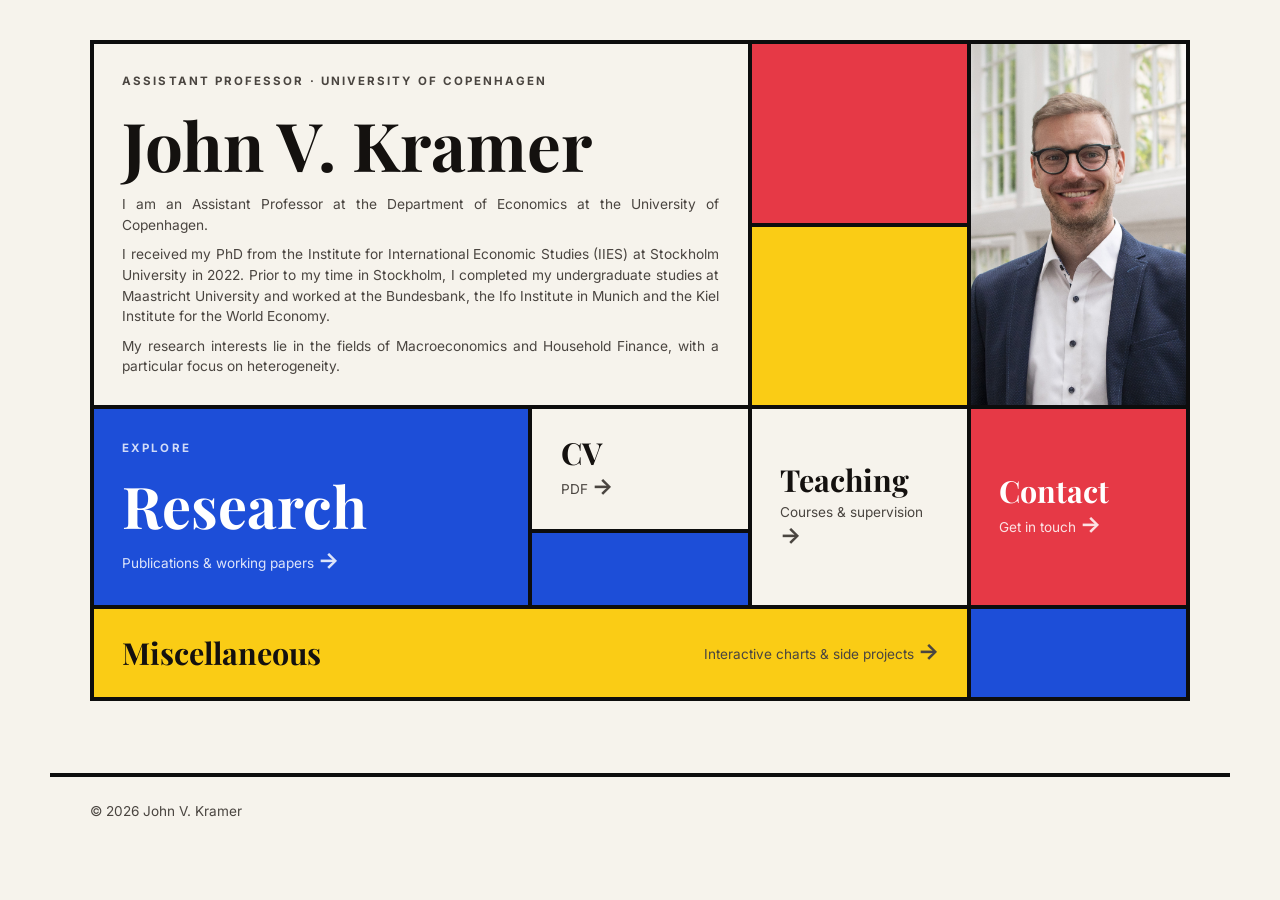
<file: index.html>
<!DOCTYPE html>
<html lang="en">
<head>
  <meta charset="utf-8">
  <meta name="viewport" content="width=device-width, initial-scale=1">
  <title>John V. Kramer — Economist, University of Copenhagen</title>
  <meta name="description" content="John V. Kramer is an Assistant Professor at the Department of Economics, University of Copenhagen, working on macroeconomics and heterogeneous agent models.">
  <link rel="canonical" href="https://jvkramer.github.io/">
  <meta property="og:type" content="website">
  <meta property="og:title" content="John V. Kramer — Economist, University of Copenhagen">
  <meta property="og:description" content="John V. Kramer is an Assistant Professor at the Department of Economics, University of Copenhagen, working on macroeconomics and heterogeneous agent models.">
  <meta property="og:url" content="https://jvkramer.github.io/">
  <meta property="og:image" content="https://jvkramer.github.io/assets/FrejaWille_JKramer_04.jpg">
  <meta name="twitter:card" content="summary_large_image">
  <script type="application/ld+json">
  {
    "@context": "https://schema.org",
    "@type": "Person",
    "name": "John V. Kramer",
    "url": "https://jvkramer.github.io/",
    "image": "https://jvkramer.github.io/assets/FrejaWille_JKramer_04.jpg",
    "jobTitle": "Assistant Professor",
    "affiliation": {
      "@type": "Organization",
      "name": "Department of Economics, University of Copenhagen",
      "url": "https://www.economics.ku.dk/"
    },
    "alumniOf": {
      "@type": "Organization",
      "name": "Institute for International Economic Studies (IIES), Stockholm University"
    },
    "knowsAbout": ["Macroeconomics", "Household Finance", "Heterogeneous Agent Models"],
    "sameAs": [
      "https://researchprofiles.ku.dk/en/persons/john-vincent-kramer/",
      "https://scholar.google.com/citations?user=AmUucpMAAAAJ"
    ]
  }
  </script>
  <link rel="preconnect" href="https://fonts.googleapis.com">
  <link rel="preconnect" href="https://fonts.gstatic.com" crossorigin>
  <link rel="stylesheet" href="https://fonts.googleapis.com/css2?family=Inter:wght@400;500;600;700;800&family=Playfair+Display:wght@500;600;700&display=swap">
  <link rel="stylesheet" href="assets/mondrian.css">
</head>
<body>
  <main class="home">
    <div class="home-grid">

      <header class="tile tile--name">
        <p class="eyebrow">Assistant Professor · University of Copenhagen</p>
        <h1>John V. Kramer</h1>
        <div class="bio">
          <p>I am an Assistant Professor at the Department of Economics at the University of Copenhagen.</p>
          <p>I received my PhD from the Institute for International Economic Studies (IIES) at Stockholm University in 2022. Prior to my time in Stockholm, I completed my undergraduate studies at Maastricht University and worked at the Bundesbank, the Ifo Institute in Munich and the Kiel Institute for the World Economy.</p>
          <p>My research interests lie in the fields of Macroeconomics and Household Finance, with a particular focus on heterogeneity.</p>
        </div>
      </header>

      <div class="tile tile--red" aria-hidden="true"></div>
      <div class="tile tile--yellow" aria-hidden="true"></div>

      <div class="tile tile--photo">
        <img src="assets/FrejaWille_JKramer_04.jpg" alt="John V. Kramer" width="2108" height="2395">
      </div>

      <a class="tile nav-tile tile--research" href="research.html">
        <p class="eyebrow">Explore</p>
        <span class="nav-label">Research</span>
        <span class="nav-sub">Publications &amp; working papers <span class="arrow" aria-hidden="true">&rarr;</span></span>
      </a>

      <a class="tile nav-tile tile--cv" href="CV_Kramer.pdf" target="_blank" rel="noopener" data-goatcounter-click="cv-download" data-goatcounter-title="CV download (home)">
        <span class="nav-label">CV</span>
        <span class="nav-sub">PDF <span class="arrow" aria-hidden="true">&rarr;</span></span>
      </a>

      <div class="tile tile--blue" aria-hidden="true"></div>

      <a class="tile nav-tile tile--teaching" href="teaching.html">
        <span class="nav-label">Teaching</span>
        <span class="nav-sub">Courses &amp; supervision <span class="arrow" aria-hidden="true">&rarr;</span></span>
      </a>

      <a class="tile nav-tile tile--contact" href="contact.html">
        <span class="nav-label">Contact</span>
        <span class="nav-sub">Get in touch <span class="arrow" aria-hidden="true">&rarr;</span></span>
      </a>

      <a class="tile nav-tile tile--misc" href="misc.html">
        <span class="nav-label">Miscellaneous</span>
        <span class="nav-sub">Interactive charts &amp; side projects <span class="arrow" aria-hidden="true">&rarr;</span></span>
      </a>

      <div class="tile tile--extra" aria-hidden="true"></div>

    </div>
  </main>

  <footer class="site-footer">
    <span>&copy; <span id="yr"></span> John V. Kramer</span>
  </footer>
  <script>document.getElementById('yr').textContent = new Date().getFullYear();</script>
  <!-- GoatCounter: privacy-friendly, cookieless analytics -->
  <script data-goatcounter="https://jvkramer.goatcounter.com/count" async src="//gc.zgo.at/count.js"></script>
</body>
</html>
</file>
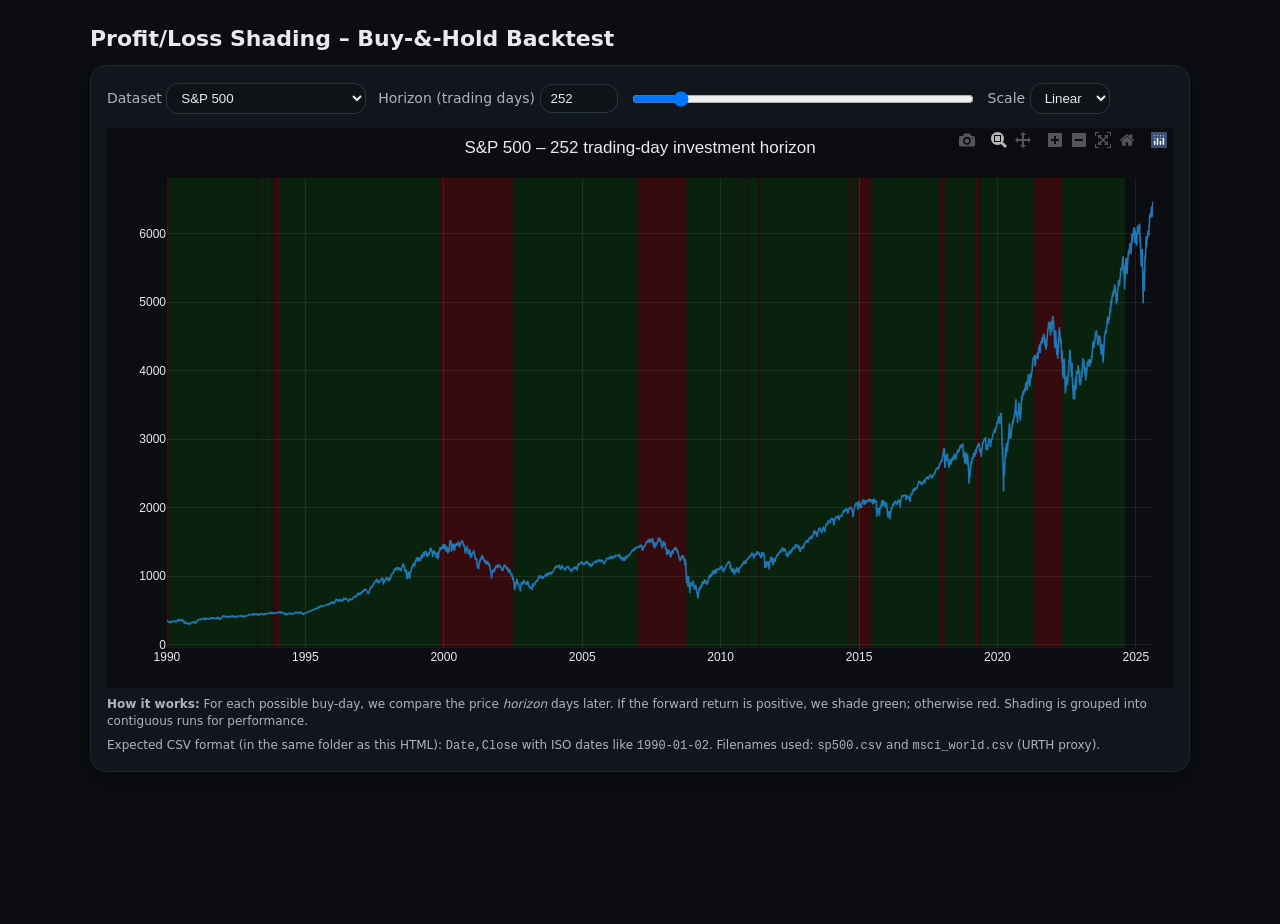
<file: buyandhold.html>
<!doctype html>
<html lang="en">
<head>
  <meta charset="utf-8" />
  <meta name="viewport" content="width=device-width, initial-scale=1" />
  <title>Profit/Loss Shading – S&P 500 & MSCI World</title>
  <!-- Plotly.js via CDN (pure client-side plotting) -->
  <script src="https://cdn.plot.ly/plotly-2.32.0.min.js"></script>
  <style>
    :root { --bg:#0b0d10; --fg:#e8eaed; --muted:#aeb4be; --accent:#6aa9ff; }
    html, body { height:100%; margin:0; background:var(--bg); color:var(--fg); font:16px/1.4 system-ui, -apple-system, Segoe UI, Roboto, Ubuntu, sans-serif; }
    .wrap { max-width: 1100px; margin: 24px auto; padding: 0 16px; }
    h1 { font-size: 22px; margin: 0 0 10px; }
    .panel { background:#11161c; border:1px solid #1e2732; border-radius:16px; padding:16px; box-shadow: 0 10px 30px rgba(0,0,0,.25); }
    .controls { display:flex; flex-wrap:wrap; gap:12px; align-items:center; margin-bottom:12px; }
    .controls label { font-size:14px; color:var(--muted); }
    select, input[type="number"], input[type="range"] { background:#0e1318; color:var(--fg); border:1px solid #2a3542; border-radius:12px; padding:6px 10px; }
    input[type="range"] { width: 320px; }
    #chart { width: 100%; height: 560px; }
    .small { font-size:12px; color:var(--muted); margin-top:8px; }
    a { color: var(--accent); }
  </style>
</head>
<body>
  <div class="wrap">
    <h1>Profit/Loss Shading – Buy-&-Hold Backtest</h1>
    <div class="panel">
      <div class="controls">
        <label>
          Dataset
          <select id="dataset">
            <option value="sp500">S&P 500</option>
            <option value="msci">MSCI World (URTH proxy)</option>
          </select>
        </label>
        <label>
          Horizon (trading days)
          <input id="horizonNumber" type="number" min="1" step="1" value="252" />
        </label>
        <input id="horizonSlider" type="range" min="1" max="252" step="1" value="252" />
        <label>
          Scale
          <select id="scale">
            <option value="linear">Linear</option>
            <option value="log">Log</option>
          </select>
        </label>
      </div>
      <div id="chart"></div>
      <div class="small">
        <strong>How it works:</strong> For each possible buy-day, we compare the price <em>horizon</em> days later. If the forward return is positive, we shade green; otherwise red. Shading is grouped into contiguous runs for performance.
      </div>
      <div class="small">Expected CSV format (in the same folder as this HTML): <code>Date,Close</code> with ISO dates like <code>1990-01-02</code>.
        Filenames used: <code>sp500.csv</code> and <code>msci_world.csv</code> (URTH proxy).
      </div>
    </div>
  </div>

  <script>
    // -------------------------------
    // Utilities
    // -------------------------------

    /** Parse a simple CSV with headers: Date,Close */
    function parseCSV(text) {
      const lines = text.trim().split(/\r?\n/);
      const header = lines.shift().split(',').map(h => h.trim().toLowerCase());
      const idxDate = header.indexOf('date');
      const idxClose = header.indexOf('close');
      if (idxDate === -1 || idxClose === -1) {
        throw new Error('CSV must have Date and Close columns.');
      }
      const out = [];
      for (const line of lines) {
        if (!line) continue;
        const parts = line.split(',');
        const d = new Date(parts[idxDate]);
        const y = Number(parts[idxClose]);
        if (!Number.isFinite(y) || isNaN(d.getTime())) continue;
        out.push({ x: d, y });
      }
      // Ensure ascending date order
      out.sort((a, b) => a.x - b.x);
      return out;
    }

    /** Build green/red segments for a given horizon. */
    function buildSegments(series, horizon) {
      const n = series.length;
      const lastValid = n - horizon - 1; // last index where we can look ahead horizon days
      if (lastValid < 0) return [];
      const xs = series.map(p => p.x);
      const vals = new Array(lastValid + 1);
      for (let i = 0; i <= lastValid; i++) {
        vals[i] = series[i + horizon].y > series[i].y; // true = profit, false = loss
      }
      const segs = [];
      let segStart = 0;
      for (let i = 1; i < vals.length; i++) {
        if (vals[i] !== vals[i - 1]) {
          segs.push({ start: xs[segStart], end: xs[i], profit: vals[i - 1] });
          segStart = i;
        }
      }
      // push final segment up to the last usable x (n - horizon)
      segs.push({ start: xs[segStart], end: xs[vals.length], profit: vals[vals.length - 1] });
      return segs;
    }

    /** Convert segments to Plotly rectangle shapes placed behind the line. */
    function segmentsToShapes(segments) {
      const shapes = [];
      for (const s of segments) {
        shapes.push({
          type: 'rect', xref: 'x', yref: 'paper',
          x0: s.start, x1: s.end, y0: 0, y1: 1,
          fillcolor: s.profit ? 'green' : 'red',
          opacity: 0.18, line: { width: 0 }, layer: 'below'
        });
      }
      return shapes;
    }

    // -------------------------------
    // Data loading (uses local CSV files)
    // -------------------------------
    const FILES = {
      sp500: 'sp500.csv',            // S&P 500 (^GSPC) CSV you export once
      msci:  'msci_world.csv'        // MSCI World via URTH proxy CSV you export once
    };

    const state = {
      series: {},      // { sp500: [...], msci: [...] }
      currentKey: 'sp500',
      horizon: 252,
      scale: 'linear'
    };

    async function loadSeries(key) {
      const url = FILES[key];
      const text = await fetch(url).then(r => {
        if (!r.ok) throw new Error('Failed to load ' + url + ' – are you serving this over HTTP?');
        return r.text();
      });
      return parseCSV(text);
    }

    async function init() {
      // Load both CSVs in parallel
      const [sp, msci] = await Promise.all([
        loadSeries('sp500'),
        loadSeries('msci')
      ]);
      state.series.sp500 = sp;
      state.series.msci = msci;

      // Initialize UI bounds based on default dataset
      const maxH = Math.max(2, Math.min(2520, state.series[state.currentKey].length - 2));
      horizonSlider.max = String(maxH);
      horizonNumber.max = String(maxH);

      draw();
    }

    function draw() {
      const dataArr = state.series[state.currentKey];
      const horizon = clamp(state.horizon, 1, Math.max(1, dataArr.length - 2));
      if (horizon !== state.horizon) {
        state.horizon = horizon;
        horizonSlider.value = String(horizon);
        horizonNumber.value = String(horizon);
      }

      const x = dataArr.map(p => p.x);
      const y = dataArr.map(p => p.y);

      const segments = buildSegments(dataArr, horizon);
      const shapes = segmentsToShapes(segments);

      const trace = {
        x, y,
        type: 'scatter', mode: 'lines',
        line: { width: 1.6 },
        name: state.currentKey === 'sp500' ? 'S&P 500' : 'MSCI World (URTH)'
      };

      const layout = {
        paper_bgcolor: '#0b0d10', plot_bgcolor: '#0b0d10',
        margin: { l: 60, r: 20, t: 50, b: 40 },
        xaxis: { gridcolor: 'rgba(255,255,255,0.08)', zeroline: false },
        yaxis: { gridcolor: 'rgba(255,255,255,0.08)', zeroline: false, type: state.scale },
        font: { color: '#e8eaed' },
        shapes,
        showlegend: false,
        title: (state.currentKey === 'sp500' ? 'S&P 500' : 'MSCI World (URTH)') +
               ` – ${horizon} trading-day investment horizon`
      };

      const config = { responsive: true, displayModeBar: true };
      Plotly.react('chart', [trace], layout, config);
    }

    function clamp(v, lo, hi) { return Math.max(lo, Math.min(hi, v)); }

    // -------------------------------
    // Wire up UI events
    // -------------------------------
    const datasetSel   = document.getElementById('dataset');
    const horizonSlider= document.getElementById('horizonSlider');
    const horizonNumber= document.getElementById('horizonNumber');
    const scaleSel     = document.getElementById('scale');

    datasetSel.addEventListener('change', () => {
      state.currentKey = datasetSel.value;
      const maxH = Math.max(2, Math.min(2520, state.series[state.currentKey].length - 2));
      horizonSlider.max = String(maxH);
      horizonNumber.max = String(maxH);
      // Clamp current horizon to new bounds
      state.horizon = clamp(state.horizon, 1, maxH);
      horizonSlider.value = String(state.horizon);
      horizonNumber.value = String(state.horizon);
      draw();
    });

    horizonSlider.addEventListener('input', () => {
      state.horizon = Number(horizonSlider.value);
      horizonNumber.value = horizonSlider.value;
      draw();
    });

    horizonNumber.addEventListener('input', () => {
      const v = Number(horizonNumber.value);
      if (Number.isFinite(v)) {
        state.horizon = v;
        horizonSlider.value = String(v);
        draw();
      }
    });

    scaleSel.addEventListener('change', () => {
      state.scale = scaleSel.value;
      draw();
    });

    // Kickoff
    init().catch(err => {
      document.getElementById('chart').innerHTML = '<div style="padding:16px;color:#f88">' +
        'Error: ' + err.message + '<br/>Tip: you must serve this folder over HTTP (for example, run <code>python -m http.server</code>),\n' +
        'and ensure <code>sp500.csv</code> and <code>msci_world.csv</code> are in the same folder as this HTML.' +
        '</div>';
      console.error(err);
    });
  </script>
</body>
</html>
</file>
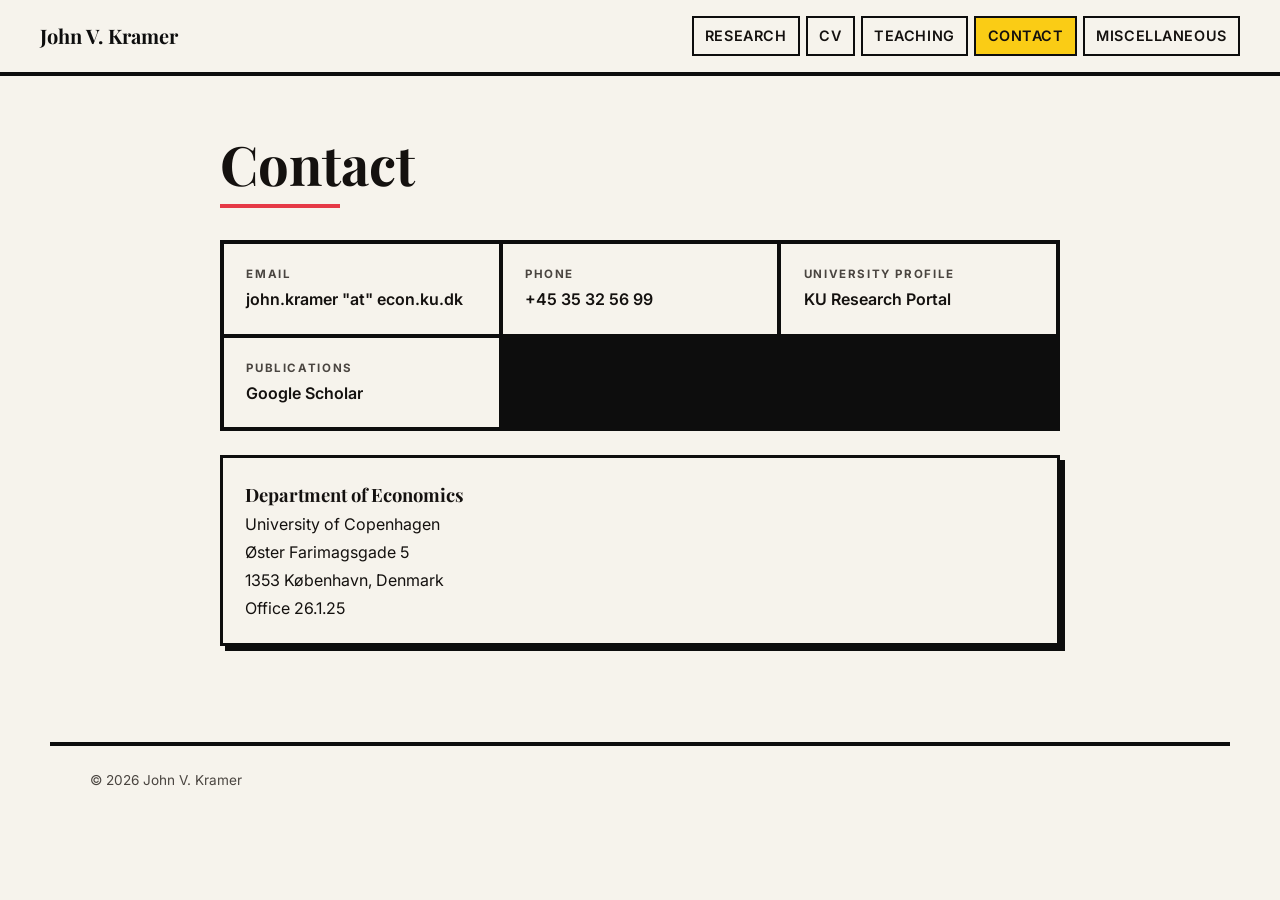
<file: contact.html>
<!DOCTYPE html>
<html lang="en">
<head>
  <meta charset="utf-8">
  <meta name="viewport" content="width=device-width, initial-scale=1">
  <title>Contact — John V. Kramer</title>
  <meta name="description" content="Contact details for John V. Kramer, Department of Economics, University of Copenhagen.">
  <link rel="canonical" href="https://jvkramer.github.io/contact.html">
  <link rel="preconnect" href="https://fonts.googleapis.com">
  <link rel="preconnect" href="https://fonts.gstatic.com" crossorigin>
  <link rel="stylesheet" href="https://fonts.googleapis.com/css2?family=Inter:wght@400;500;600;700;800&family=Playfair+Display:wght@500;600;700&display=swap">
  <link rel="stylesheet" href="assets/mondrian.css">
</head>
<body>
  <header class="site-header">
    <a class="site-brand" href="index.html">John V. Kramer</a>
    <nav class="site-nav">
      <a href="research.html">Research</a>
      <a href="CV_Kramer.pdf" target="_blank" rel="noopener" data-goatcounter-click="cv-download" data-goatcounter-title="CV download (nav)">CV</a>
      <a href="teaching.html">Teaching</a>
      <a href="contact.html" aria-current="page">Contact</a>
      <a href="misc.html">Miscellaneous</a>
    </nav>
  </header>

  <main class="page">
    <h1 class="page-title">Contact</h1>

    <div class="contact-grid">
      <div class="contact-card contact-card--static">
        <div class="label">Email</div>
        <div class="value">john.kramer "at" econ.ku.dk</div>
      </div>
      <div class="contact-card contact-card--static">
        <div class="label">Phone</div>
        <div class="value">+45 35 32 56 99</div>
      </div>
      <a class="contact-card" href="https://researchprofiles.ku.dk/en/persons/john-vincent-kramer/" target="_blank" rel="noopener" data-goatcounter-click="out-ku-profile" data-goatcounter-title="Outbound: KU profile">
        <div class="label">University profile</div>
        <div class="value">KU Research Portal</div>
      </a>
      <a class="contact-card" href="https://scholar.google.com/citations?user=AmUucpMAAAAJ" target="_blank" rel="noopener" data-goatcounter-click="out-scholar" data-goatcounter-title="Outbound: Google Scholar">
        <div class="label">Publications</div>
        <div class="value">Google Scholar</div>
      </a>
    </div>

    <div class="address-block">
      <p style="font-weight:700;font-family:var(--font-display);font-size:1.15rem;">Department of Economics</p>
      <p>University of Copenhagen</p>
      <p>&Oslash;ster Farimagsgade 5</p>
      <p>1353 K&oslash;benhavn, Denmark</p>
      <p>Office 26.1.25</p>
    </div>
  </main>

  <footer class="site-footer">
    <span>&copy; <span id="yr"></span> John V. Kramer</span>
  </footer>
  <script>document.getElementById('yr').textContent = new Date().getFullYear();</script>
  <!-- GoatCounter: privacy-friendly, cookieless analytics -->
  <script data-goatcounter="https://jvkramer.goatcounter.com/count" async src="//gc.zgo.at/count.js"></script>
</body>
</html>
</file>
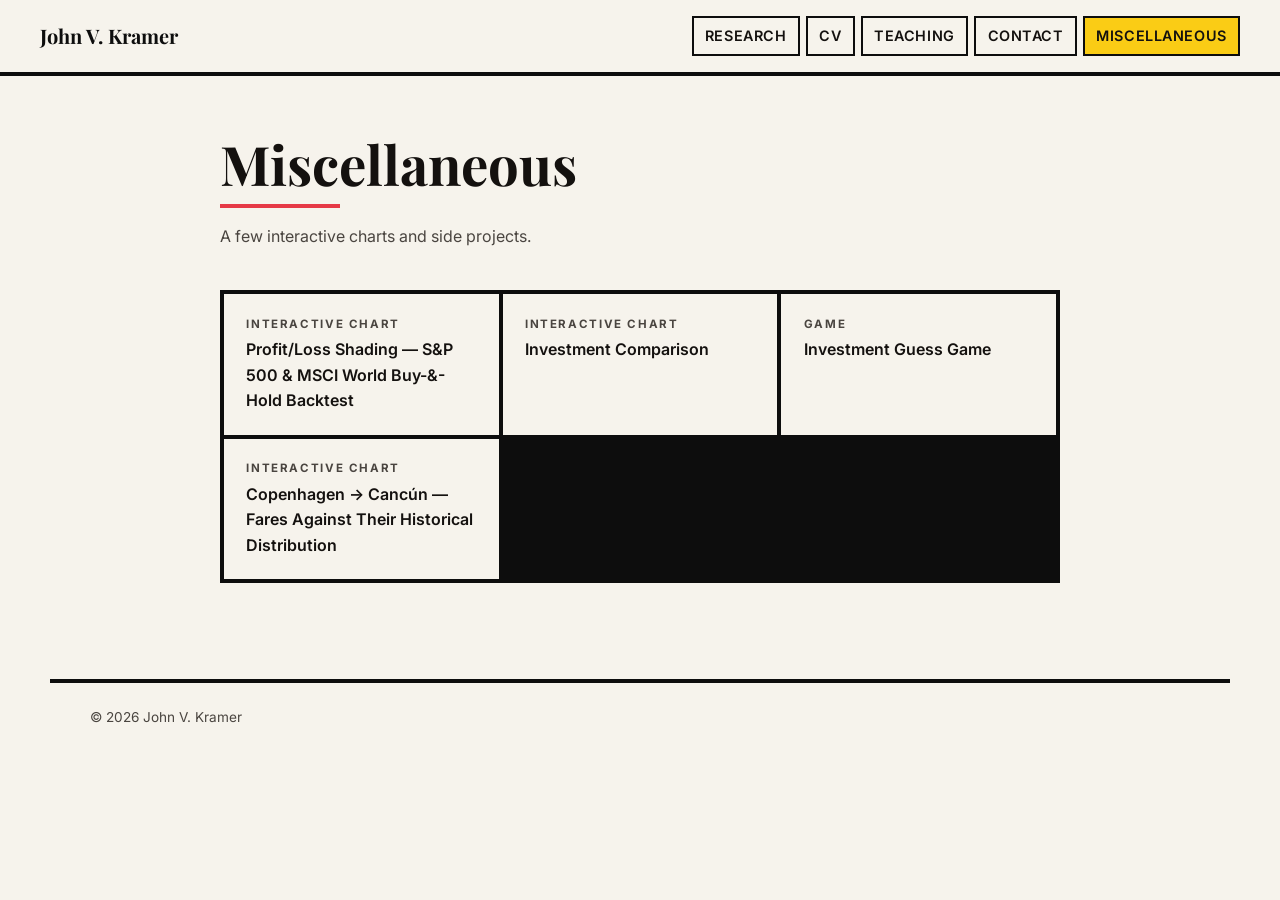
<file: misc.html>
<!DOCTYPE html>
<html lang="en">
<head>
  <meta charset="utf-8">
  <meta name="viewport" content="width=device-width, initial-scale=1">
  <title>Miscellaneous — John V. Kramer</title>
  <meta name="description" content="Interactive charts and side projects by John V. Kramer.">
  <link rel="canonical" href="https://jvkramer.github.io/misc.html">
  <link rel="preconnect" href="https://fonts.googleapis.com">
  <link rel="preconnect" href="https://fonts.gstatic.com" crossorigin>
  <link rel="stylesheet" href="https://fonts.googleapis.com/css2?family=Inter:wght@400;500;600;700;800&family=Playfair+Display:wght@500;600;700&display=swap">
  <link rel="stylesheet" href="assets/mondrian.css">
</head>
<body>
  <header class="site-header">
    <a class="site-brand" href="index.html">John V. Kramer</a>
    <nav class="site-nav">
      <a href="research.html">Research</a>
      <a href="CV_Kramer.pdf" target="_blank" rel="noopener" data-goatcounter-click="cv-download" data-goatcounter-title="CV download (nav)">CV</a>
      <a href="teaching.html">Teaching</a>
      <a href="contact.html">Contact</a>
      <a href="misc.html" aria-current="page">Miscellaneous</a>
    </nav>
  </header>

  <main class="page">
    <h1 class="page-title">Miscellaneous</h1>

    <p style="max-width:60ch;color:var(--text-soft);margin-top:-1rem;margin-bottom:2.5rem;">
      A few interactive charts and side projects.
    </p>

    <div class="contact-grid">
      <a class="contact-card" href="buyandhold.html" data-goatcounter-click="tool-buyandhold" data-goatcounter-title="Tool: Buy-and-Hold backtest">
        <div class="label">Interactive chart</div>
        <div class="value">Profit/Loss Shading &mdash; S&amp;P 500 &amp; MSCI World Buy-&amp;-Hold Backtest</div>
      </a>
      <a class="contact-card" href="savings_comparison.html" data-goatcounter-click="tool-savings-comparison" data-goatcounter-title="Tool: Investment Comparison">
        <div class="label">Interactive chart</div>
        <div class="value">Investment Comparison</div>
      </a>
      <a class="contact-card" href="returnguess.html" data-goatcounter-click="tool-investment-guess" data-goatcounter-title="Tool: Investment Guess Game">
        <div class="label">Game</div>
        <div class="value">Investment Guess Game</div>
      </a>
      <a class="contact-card" href="cancun.html" data-goatcounter-click="tool-cancun-fares" data-goatcounter-title="Tool: CPH-CUN fare tracker">
        <div class="label">Interactive chart</div>
        <div class="value">Copenhagen &rarr; Canc&uacute;n &mdash; Fares Against Their Historical Distribution</div>
      </a>
    </div>
  </main>

  <footer class="site-footer">
    <span>&copy; <span id="yr"></span> John V. Kramer</span>
  </footer>
  <script>document.getElementById('yr').textContent = new Date().getFullYear();</script>
  <!-- GoatCounter: privacy-friendly, cookieless analytics -->
  <script data-goatcounter="https://jvkramer.goatcounter.com/count" async src="//gc.zgo.at/count.js"></script>
</body>
</html>
</file>
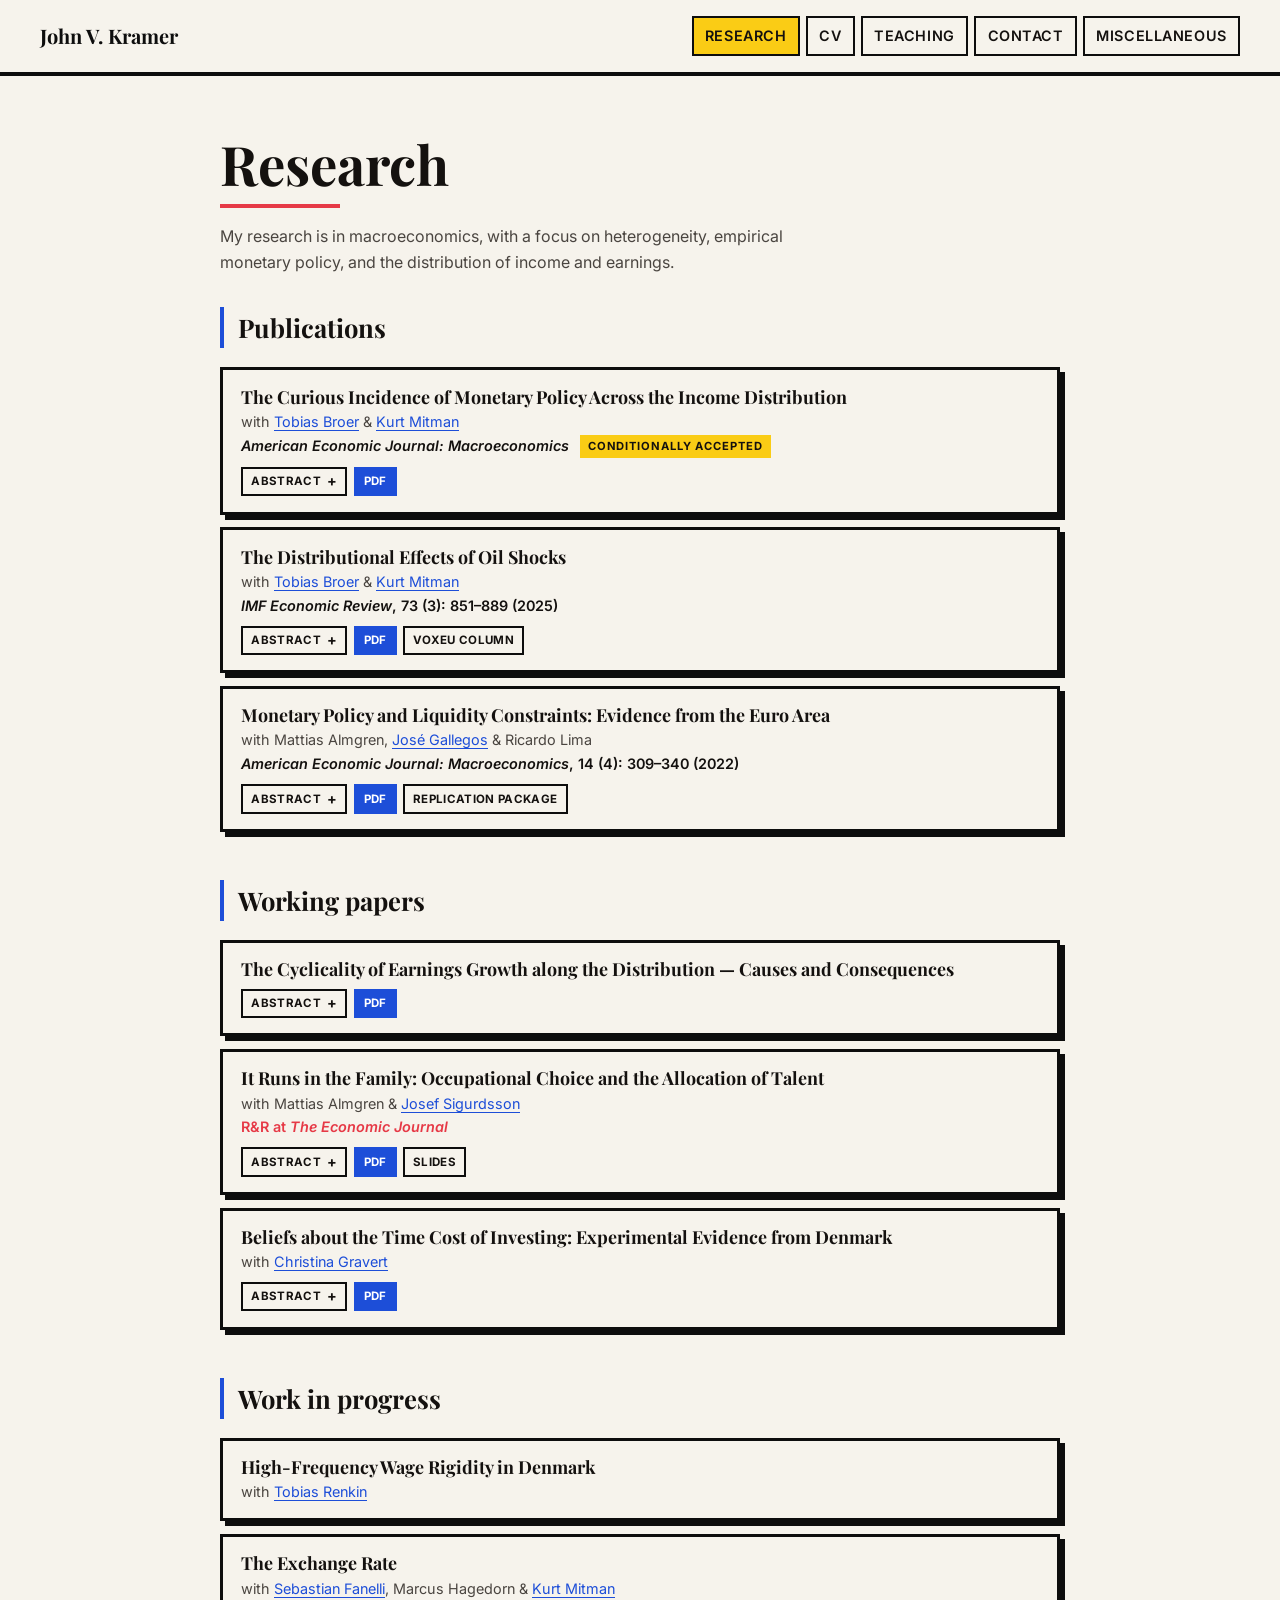
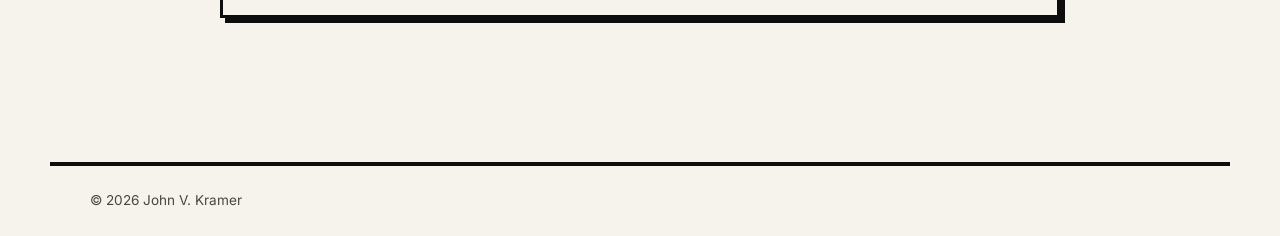
<file: research.html>
<!DOCTYPE html>
<html lang="en">
<head>
  <meta charset="utf-8">
  <meta name="viewport" content="width=device-width, initial-scale=1">
  <title>Research — John V. Kramer</title>
  <meta name="description" content="Publications and working papers by John V. Kramer, macroeconomist at the University of Copenhagen.">
  <link rel="canonical" href="https://jvkramer.github.io/research.html">
  <link rel="preconnect" href="https://fonts.googleapis.com">
  <link rel="preconnect" href="https://fonts.gstatic.com" crossorigin>
  <link rel="stylesheet" href="https://fonts.googleapis.com/css2?family=Inter:wght@400;500;600;700;800&family=Playfair+Display:wght@500;600;700&display=swap">
  <link rel="stylesheet" href="assets/mondrian.css">
</head>
<body>
  <header class="site-header">
    <a class="site-brand" href="index.html">John V. Kramer</a>
    <nav class="site-nav">
      <a href="research.html" aria-current="page">Research</a>
      <a href="CV_Kramer.pdf" target="_blank" rel="noopener" data-goatcounter-click="cv-download" data-goatcounter-title="CV download (nav)">CV</a>
      <a href="teaching.html">Teaching</a>
      <a href="contact.html">Contact</a>
      <a href="misc.html">Miscellaneous</a>
    </nav>
  </header>

  <main class="page">
    <h1 class="page-title">Research</h1>

    <p style="max-width:60ch;color:var(--text-soft);margin-top:-1rem;margin-bottom:2rem;">
      My research is in macroeconomics, with a focus on heterogeneity, empirical monetary policy,
      and the distribution of income and earnings.
    </p>

    <section class="section">
      <h2>Publications</h2>

      <article class="paper">
        <h3>The Curious Incidence of Monetary Policy Across the Income Distribution</h3>
        <p class="authors">with <a href="https://www.tobiasbroer.eu/" target="_blank" rel="noopener">Tobias Broer</a> &amp; <a href="http://www.kurtmitman.com" target="_blank" rel="noopener">Kurt Mitman</a></p>
        <p class="venue"><em>American Economic Journal: Macroeconomics</em> <span class="tag">Conditionally accepted</span></p>
        <div class="paper-links">
          <details class="abstract-toggle">
            <summary>Abstract</summary>
            <div class="abstract"><p>We use high-frequency administrative data from Germany to study the effects of monetary policy on income and employment across the earnings distribution. Earnings growth at the bottom of the distribution is substantially more elastic to policy shocks. This unequal incidence is driven by differences in the response of employment risk across the distribution: job loss is more countercyclical for lower-earnings households. Viewed through the lens of a standard incomplete-markets model, the heterogeneous incidence substantially amplifies the equilibrium response of aggregate consumption to shocks.</p></div>
          </details>
          <a class="pdf" href="Incidence_and_MP.pdf" target="_blank" rel="noopener">PDF</a>
        </div>
      </article>

      <article class="paper">
        <h3>The Distributional Effects of Oil Shocks</h3>
        <p class="authors">with <a href="https://www.tobiasbroer.eu/" target="_blank" rel="noopener">Tobias Broer</a> &amp; <a href="http://www.kurtmitman.com" target="_blank" rel="noopener">Kurt Mitman</a></p>
        <p class="venue"><em>IMF Economic Review</em>, 73 (3): 851&ndash;889 (2025)</p>
        <div class="paper-links">
          <details class="abstract-toggle">
            <summary>Abstract</summary>
            <div class="abstract"><p>Negative oil supply shocks since the 1980s have increased German inflation and reduced aggregate economic activity and prompted moderate monetary tightening to counter these inflationary effects. Using 45 years of high-frequency German administrative data, we find that these shocks disproportionally harm low-income individuals: their earnings growth falls by two percentage points two years after a 10-percent exogenous oil price rise, while high-income individuals are largely unaffected. Job-finding probabilities for low-income workers also decline significantly. This contrasts with the distributional effects of monetary policy shocks, which, while also stronger at the bottom, primarily impact job-separation probabilities. To understand the role of monetary policy in shaping these outcomes, we analyze counterfactual scenarios of policy non-response. Because the actual policy response to oil shocks involves an initial rate rise followed by a fall, a fully anticipated non-response (estimated following McKay and Wolf, 2023) leaves the oil shock&rsquo;s aggregate and distributional effects little changed. When monetary policy repeatedly surprises by not reacting (following Sims and Zha, 2006), in contrast, the implied initial monetary loosening dominates, boosting activity, inflation, and particularly employment prospects for low-income individuals.</p></div>
          </details>
          <a class="pdf" href="Oil_shocks_distribution_Broer_Kramer_MItman.pdf" target="_blank" rel="noopener">PDF</a>
          <a href="https://cepr.org/voxeu/columns/unequal-burden-oil-shocks-labour-markets-and-monetary-policy" target="_blank" rel="noopener">VoxEU Column</a>
        </div>
      </article>

      <article class="paper">
        <h3>Monetary Policy and Liquidity Constraints: Evidence from the Euro Area</h3>
        <p class="authors">with Mattias Almgren, <a href="https://www.joseeliasgallegos.com/" target="_blank" rel="noopener">Jos&eacute; Gallegos</a> &amp; Ricardo Lima</p>
        <p class="venue"><em>American Economic Journal: Macroeconomics</em>, 14 (4): 309&ndash;340 (2022)</p>
        <div class="paper-links">
          <details class="abstract-toggle">
            <summary>Abstract</summary>
            <div class="abstract"><p>We quantify the relationship between the response of output to monetary policy shocks and the share of liquidity constrained households. We do so in the context of the euro area using a Local Projections Instrumental Variables estimation. We construct an instrument for changes in interest rates from changes in overnight indexed swap rates in a narrow time window around ECB announcements. Monetary policy shocks have heterogeneous effects on output across countries. Using micro data, we show that the elasticity of output to monetary policy is larger in countries that have a larger fraction of households that are liquidity constrained.</p></div>
          </details>
          <a class="pdf" href="aej-article.pdf" target="_blank" rel="noopener">PDF</a>
          <a href="https://drive.google.com/file/d/1ltlfyVxBUmxOf5prRlaJU2z3xuJxBnhg/view" target="_blank" rel="noopener">Replication package</a>
        </div>
      </article>
    </section>

    <section class="section">
      <h2>Working papers</h2>

      <article class="paper">
        <h3>The Cyclicality of Earnings Growth along the Distribution &mdash; Causes and Consequences</h3>
        <div class="paper-links">
          <details class="abstract-toggle">
            <summary>Abstract</summary>
            <div class="abstract"><p>Earnings growth is more procyclical at the bottom of the income distribution than at the top. Using high-quality administrative data from Germany, I show that the heterogeneity is chiefly driven by transitions between employment and non-employment, specifically job-finding. I build a heterogeneous agent business cycle model that can rationalize these empirical findings. Agents in the model endogenously choose where to search for work in a labor market that features directed search. The model reproduces the heterogeneous procyclicality of earnings growth, as well as the contribution of job-finding, along the income distribution. I use this model to evaluate two policies aimed at reducing business cycle risk: countercyclical hiring subsidies and universal basic income (UBI). The first policy proposal increases welfare relative to the baseline economy. Implementing UBI decreases the volatility of aggregate consumption but decreases welfare overall.</p></div>
          </details>
          <a class="pdf" href="Kramer_JMP.pdf" target="_blank" rel="noopener">PDF</a>
        </div>
      </article>

      <article class="paper">
        <h3>It Runs in the Family: Occupational Choice and the Allocation of Talent</h3>
        <p class="authors">with Mattias Almgren &amp; <a href="https://www.josefsigurdsson.com" target="_blank" rel="noopener">Josef Sigurdsson</a></p>
        <p class="venue" style="color:var(--red)">R&amp;R at <em>The Economic Journal</em></p>
        <div class="paper-links">
          <details class="abstract-toggle">
            <summary>Abstract</summary>
            <div class="abstract"><p>Children disproportionately enter their parents&rsquo; occupations. We examine the implications of this tendency for intergenerational income mobility and talent allocation in the economy. Using Swedish data on cognitive and non-cognitive skills, we estimate a general-equilibrium Roy model in which access to occupations depends on parental occupation. Equalizing access reduces occupational following by roughly one-half and increases income mobility by about one-third without reducing output. Gains are concentrated among sons of low-earning fathers with skills suited to higher-paying occupations. Quasi-experimental evidence exploiting long-run employment declines in fathers&rsquo; occupations supports the model estimates: reduced following improves skill matching and raises earnings.</p></div>
          </details>
          <a class="pdf" href="Misallocation_Paper_Full.pdf" target="_blank" rel="noopener">PDF</a>
          <a href="OccMisallocation_slides.pdf" target="_blank" rel="noopener">Slides</a>
        </div>
      </article>

      <article class="paper">
        <h3>Beliefs about the Time Cost of Investing: Experimental Evidence from Denmark</h3>
        <p class="authors">with <a href="https://christinagravert.com/" target="_blank" rel="noopener">Christina Gravert</a></p>
        <div class="paper-links">
          <details class="abstract-toggle">
            <summary>Abstract</summary>
            <div class="abstract"><p>We ask whether misperceptions about the time investment required for stock market participation act as a barrier to entry. In a survey experiment fielded to 70,000 randomly selected Danes, we show that non-investors expect to spend far more time on a hypothetical investment than investors actually report spending: only 30% think 15 minutes a week suffice to manage a broad-market investment, against 71% of investors who report spending less than that. We randomly assign participants to a short video on market efficiency, diversification and passive index funds. Treatment significantly lowers expected preparation time for a hypothetical investment from 9.5 to 8.5 hours, expected monitoring time falls from 60 to 48 minutes per week on average, and preferences shift towards funds over individual stocks. Investment intentions rise significantly by 3.7 percentage points. Treated respondents are also more than twice as likely to voluntarily download further information. Our results suggest that misperceived time requirements are an important barrier to asset market participation.</p></div>
          </details>
          <a class="pdf" href="GravertKramer_participation.pdf" target="_blank" rel="noopener">PDF</a>
        </div>
      </article>
    </section>

    <section class="section">
      <h2>Work in progress</h2>

      <article class="paper">
        <h3>High-Frequency Wage Rigidity in Denmark</h3>
        <p class="authors">with <a href="https://www.tobiasrenkin.com/" target="_blank" rel="noopener">Tobias Renkin</a></p>
      </article>

      <article class="paper">
        <h3>The Exchange Rate</h3>
        <p class="authors">with <a href="https://sites.google.com/view/sebastianfanelli/home" target="_blank" rel="noopener">Sebastian Fanelli</a>, Marcus Hagedorn &amp; <a href="http://www.kurtmitman.com" target="_blank" rel="noopener">Kurt Mitman</a></p>
      </article>
    </section>
  </main>

  <footer class="site-footer">
    <span>&copy; <span id="yr"></span> John V. Kramer</span>
  </footer>
  <script>document.getElementById('yr').textContent = new Date().getFullYear();</script>
  <!-- GoatCounter: privacy-friendly, cookieless analytics -->
  <script data-goatcounter="https://jvkramer.goatcounter.com/count" async src="//gc.zgo.at/count.js"></script>
  <!-- Per-paper event tracking: PDF/Slides/Replication clicks and abstract opens -->
  <script>
    (function () {
      function gcEvent(path, title) {
        if (window.goatcounter && window.goatcounter.count) {
          window.goatcounter.count({ path: path, title: title, event: true });
        }
      }
      function slug(s) {
        return s.toLowerCase().replace(/[^a-z0-9]+/g, '-').replace(/^-+|-+$/g, '').slice(0, 50);
      }
      document.querySelectorAll('.paper').forEach(function (paper) {
        var h = paper.querySelector('h3');
        var title = h ? h.textContent.trim() : 'paper';
        var s = slug(title);
        paper.querySelectorAll('.paper-links a').forEach(function (a) {
          var t = a.textContent.trim().toLowerCase();
          var type = t.indexOf('slides') > -1 ? 'slides'
                   : t.indexOf('replication') > -1 ? 'replication'
                   : (t.indexOf('voxeu') > -1 || t.indexOf('column') > -1) ? 'coverage'
                   : 'pdf';
          a.addEventListener('click', function () {
            gcEvent(type + '-' + s, type.charAt(0).toUpperCase() + type.slice(1) + ': ' + title);
          });
        });
        var d = paper.querySelector('details.abstract-toggle');
        if (d) {
          d.addEventListener('toggle', function () {
            if (d.open) gcEvent('abstract-' + s, 'Abstract: ' + title);
          });
        }
      });
    })();
  </script>
</body>
</html>
</file>
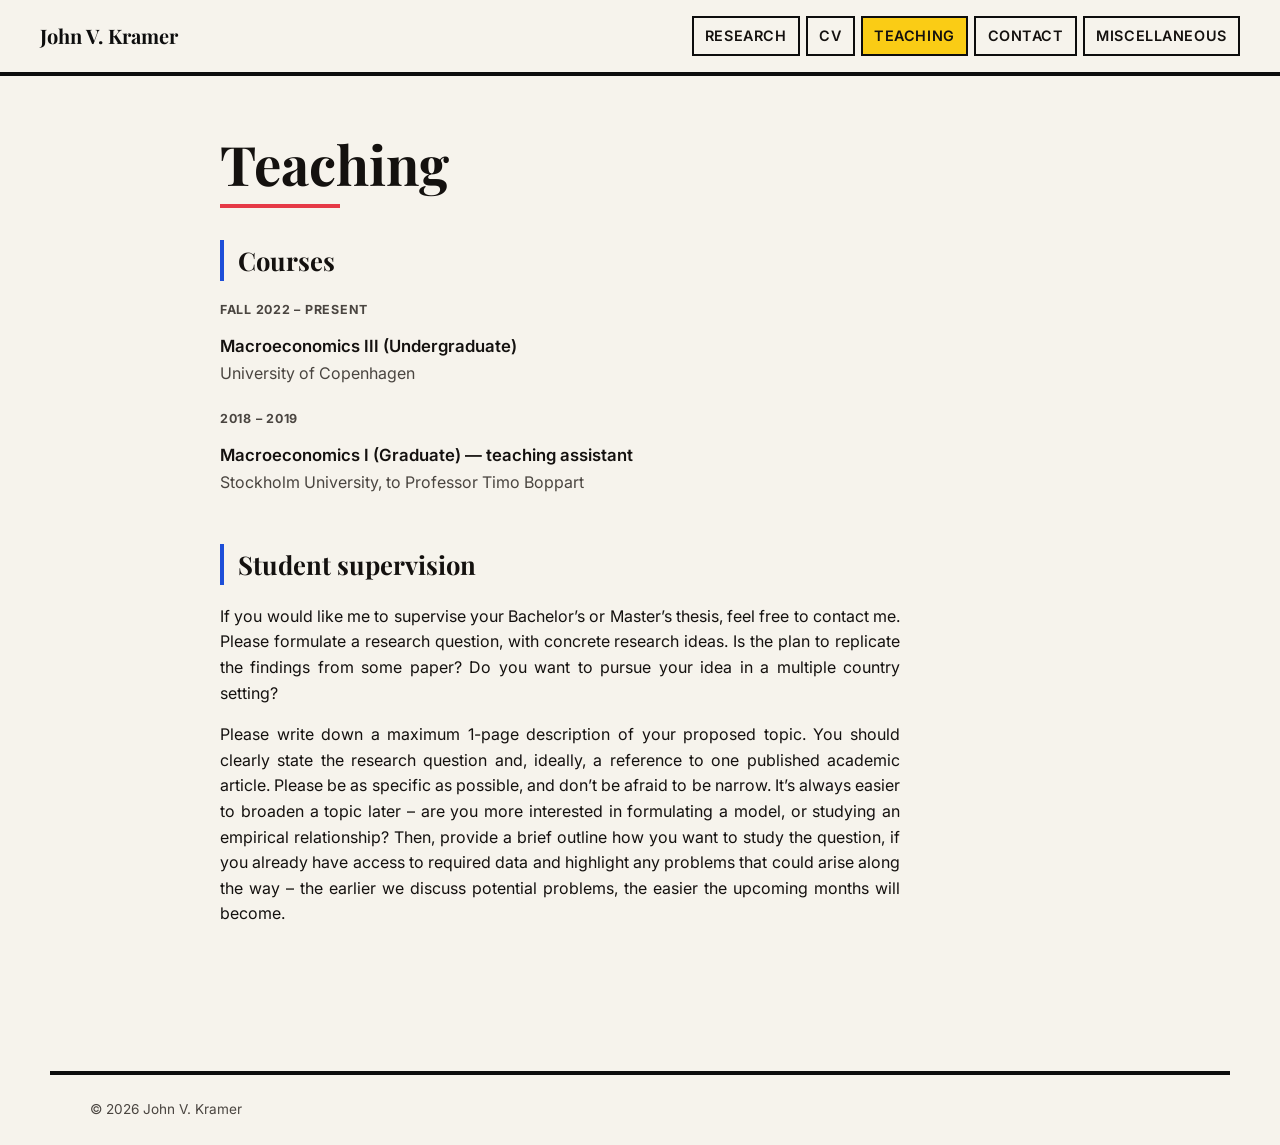
<file: teaching.html>
<!DOCTYPE html>
<html lang="en">
<head>
  <meta charset="utf-8">
  <meta name="viewport" content="width=device-width, initial-scale=1">
  <title>Teaching — John V. Kramer</title>
  <meta name="description" content="Teaching and student supervision by John V. Kramer at the University of Copenhagen.">
  <link rel="canonical" href="https://jvkramer.github.io/teaching.html">
  <link rel="preconnect" href="https://fonts.googleapis.com">
  <link rel="preconnect" href="https://fonts.gstatic.com" crossorigin>
  <link rel="stylesheet" href="https://fonts.googleapis.com/css2?family=Inter:wght@400;500;600;700;800&family=Playfair+Display:wght@500;600;700&display=swap">
  <link rel="stylesheet" href="assets/mondrian.css">
</head>
<body>
  <header class="site-header">
    <a class="site-brand" href="index.html">John V. Kramer</a>
    <nav class="site-nav">
      <a href="research.html">Research</a>
      <a href="CV_Kramer.pdf" target="_blank" rel="noopener" data-goatcounter-click="cv-download" data-goatcounter-title="CV download (nav)">CV</a>
      <a href="teaching.html" aria-current="page">Teaching</a>
      <a href="contact.html">Contact</a>
      <a href="misc.html">Miscellaneous</a>
    </nav>
  </header>

  <main class="page">
    <h1 class="page-title">Teaching</h1>

    <section class="section">
      <h2>Courses</h2>

      <div class="entry">
        <p class="when">Fall 2022 &ndash; present</p>
        <p class="what">Macroeconomics III (Undergraduate)</p>
        <p class="detail">University of Copenhagen</p>
      </div>

      <div class="entry">
        <p class="when">2018 &ndash; 2019</p>
        <p class="what">Macroeconomics I (Graduate) &mdash; teaching assistant</p>
        <p class="detail">Stockholm University, to Professor Timo Boppart</p>
      </div>
    </section>

    <section class="section">
      <h2>Student supervision</h2>
      <p style="max-width:68ch;margin:0 0 1rem;text-align:justify;hyphens:auto;-webkit-hyphens:auto;">
        If you would like me to supervise your Bachelor&rsquo;s or Master&rsquo;s thesis, feel free to
        contact me. Please formulate a research question, with concrete research ideas. Is the plan to
        replicate the findings from some paper? Do you want to pursue your idea in a multiple country
        setting?
      </p>
      <p style="max-width:68ch;margin:0;text-align:justify;hyphens:auto;-webkit-hyphens:auto;">
        Please write down a maximum 1-page description of your proposed topic. You should clearly state the
	research question and, ideally, a reference to one published academic article. Please be
        as specific as possible, and don&rsquo;t be afraid to be narrow. It&rsquo;s always easier to
        broaden a topic later &ndash; are you more interested in formulating a model, or studying an
        empirical relationship? Then, provide a brief outline how you want to study the question, if you
        already have access to required data and highlight any problems that could arise along the way
        &ndash; the earlier we discuss potential problems, the easier the upcoming months will become.
      </p>
    </section>
  </main>

  <footer class="site-footer">
    <span>&copy; <span id="yr"></span> John V. Kramer</span>
  </footer>
  <script>document.getElementById('yr').textContent = new Date().getFullYear();</script>
  <!-- GoatCounter: privacy-friendly, cookieless analytics -->
  <script data-goatcounter="https://jvkramer.goatcounter.com/count" async src="//gc.zgo.at/count.js"></script>
</body>
</html>
</file>
<file: assets/mondrian.css>
/* ==========================================================================
   Mondrian theme for John V. Kramer
   De Stijl grid — adapted from the Mondrian design system in
   github.com/jpgsantos/jpgsantos.github.io (palette, rules, primary blocks).
   Self-contained: no build step required.
   ========================================================================== */

:root {
  --ink: #0d0d0d;
  --paper: #f6f3ec;
  --paper-soft: #ece7da;
  --text: #14110f;
  --text-soft: #4a4540;
  --red: #e63946;
  --blue: #1d4ed8;
  --yellow: #facc15;
  --rule: 4px;
  --font-sans: "Inter", "Segoe UI", system-ui, sans-serif;
  --font-display: "Playfair Display", Georgia, serif;
  --maxw: 1180px;
}

* { box-sizing: border-box; }

html { -webkit-text-size-adjust: 100%; }

body {
  margin: 0;
  background: var(--paper);
  color: var(--text);
  font-family: var(--font-sans);
  line-height: 1.6;
  -webkit-font-smoothing: antialiased;
}

a { color: inherit; }

.eyebrow {
  font-size: 0.72rem;
  font-weight: 700;
  letter-spacing: 0.18em;
  text-transform: uppercase;
  color: var(--text-soft);
  margin: 0 0 0.6rem;
}

/* ---- Site header bar (used on subpages) ---------------------------------- */
.site-header {
  display: flex;
  align-items: center;
  justify-content: space-between;
  flex-wrap: wrap;
  gap: 0.75rem 1.5rem;
  padding: 1rem clamp(1rem, 4vw, 2.5rem);
  background: var(--paper);
  border-bottom: var(--rule) solid var(--ink);
}
.site-brand {
  font-family: var(--font-display);
  font-weight: 700;
  font-size: 1.25rem;
  text-decoration: none;
  color: var(--ink);
}
.site-nav {
  display: flex;
  flex-wrap: wrap;
  gap: 0.4rem;
}
.site-nav a {
  text-decoration: none;
  font-weight: 600;
  font-size: 0.9rem;
  letter-spacing: 0.04em;
  text-transform: uppercase;
  padding: 0.4rem 0.7rem;
  border: 2px solid var(--ink);
  background: var(--paper);
  transition: background 0.15s ease, color 0.15s ease;
}
.site-nav a:hover { background: var(--ink); color: var(--paper); }
.site-nav a[aria-current="page"] { background: var(--yellow); }

/* ==========================================================================
   Landing grid
   ========================================================================== */
.home {
  max-width: var(--maxw);
  margin: 0 auto;
  padding: clamp(1rem, 4vw, 2.5rem);
}

.home-grid {
  display: grid;
  gap: var(--rule);
  background: var(--ink);
  border: var(--rule) solid var(--ink);
  grid-template-columns: repeat(5, 1fr);
  grid-auto-rows: minmax(72px, auto);
  grid-template-areas:
    "name     name     name     red      photo"
    "name     name     name     yellow   photo"
    "research research cv       teaching contact"
    "research research blue     teaching contact"
    "misc     misc     misc     misc     extra";
}

.tile {
  background: var(--paper);
  padding: clamp(1.1rem, 2.2vw, 1.9rem);
  display: flex;
  flex-direction: column;
  justify-content: center;
  min-width: 0;
}

/* Name / intro */
.tile--name { grid-area: name; gap: 0.4rem; justify-content: flex-start; }
.tile--name h1 {
  font-family: var(--font-display);
  font-weight: 700;
  font-size: clamp(2.4rem, 1.6rem + 3.8vw, 4.2rem);
  line-height: 1.02;
  margin: 0.2rem 0 0.6rem;
}
.tile--name p.lede {
  margin: 0;
  font-size: clamp(1rem, 0.96rem + 0.3vw, 1.15rem);
  color: var(--text-soft);
  max-width: 46ch;
}
.tile--name .bio { margin: 0; }
.tile--name .bio p {
  margin: 0 0 0.55rem;
  font-size: 0.86rem;
  line-height: 1.5;
  color: var(--text-soft);
  max-width: none;
  text-align: justify;
  hyphens: auto;
  -webkit-hyphens: auto;
}
.tile--name .bio p:last-child { margin-bottom: 0; }

/* Photo */
.tile--photo {
  grid-area: photo;
  background: var(--paper-soft);
  padding: 0;
  overflow: hidden;
}
.tile--photo img { width: 100%; height: 100%; object-fit: cover; object-position: 50% 28%; display: block; }
.tile--photo .photo-placeholder {
  display: flex;
  align-items: center;
  justify-content: center;
  width: 100%;
  height: 100%;
  min-height: 180px;
  font-family: var(--font-display);
  font-weight: 700;
  font-size: clamp(2rem, 5vw, 3.4rem);
  color: var(--text-soft);
  letter-spacing: 0.05em;
}

/* Decorative primary blocks */
.tile--red    { grid-area: red;    background: var(--red); }
.tile--yellow { grid-area: yellow; background: var(--yellow); }
.tile--blue   { grid-area: blue;   background: var(--blue); }

/* Navigation tiles */
.nav-tile {
  text-decoration: none;
  color: inherit;
  position: relative;
  transition: transform 0.12s ease, box-shadow 0.12s ease, background 0.15s ease;
}
.nav-tile .nav-label {
  font-family: var(--font-display);
  font-weight: 700;
  line-height: 1.05;
}
.nav-tile .nav-sub {
  font-size: 0.85rem;
  color: var(--text-soft);
  margin-top: 0.35rem;
}
.nav-tile .arrow { font-weight: 700; font-size: 1.4rem; line-height: 1; }
.nav-tile:hover { transform: translate(-3px, -3px); box-shadow: 6px 6px 0 var(--ink); z-index: 2; }
.nav-tile:focus-visible { outline: 4px solid var(--blue); outline-offset: -4px; }

/* Research = primary, dominant */
.tile--research {
  grid-area: research;
  background: var(--blue);
  color: #fff;
  gap: 0.5rem;
}
.tile--research .eyebrow { color: rgba(255, 255, 255, 0.8); }
.tile--research .nav-label { font-size: clamp(2.2rem, 1.4rem + 3.2vw, 3.6rem); }
.tile--research .nav-sub { color: rgba(255, 255, 255, 0.85); }
.tile--research:hover { box-shadow: 6px 6px 0 var(--ink); }

.tile--cv       { grid-area: cv; }
.tile--teaching { grid-area: teaching; }
.tile--contact  { grid-area: contact; background: var(--red); color: #fff; }
.tile--contact .nav-sub { color: rgba(255, 255, 255, 0.85); }

.tile--cv .nav-label,
.tile--teaching .nav-label,
.tile--contact .nav-label { font-size: clamp(1.4rem, 1rem + 1.4vw, 1.9rem); }

/* Miscellaneous = wide bottom strip */
.tile--misc {
  grid-area: misc;
  flex-direction: row;
  align-items: center;
  justify-content: space-between;
  gap: 1rem;
  background: var(--yellow);
}
.tile--misc .nav-label { font-size: clamp(1.4rem, 1rem + 1.4vw, 1.9rem); }
.tile--misc .nav-sub { margin-top: 0; }
.tile--extra { grid-area: extra; background: var(--blue); }

/* ==========================================================================
   Content pages (Research, Teaching, Contact)
   ========================================================================== */
.page {
  max-width: 920px;
  margin: 0 auto;
  padding: clamp(1.5rem, 5vw, 3.5rem) clamp(1rem, 4vw, 2.5rem) 4rem;
}
.page-title {
  font-family: var(--font-display);
  font-weight: 700;
  font-size: clamp(2.2rem, 1.5rem + 3vw, 3.4rem);
  line-height: 1.05;
  margin: 0.2rem 0 2rem;
  position: relative;
  padding-bottom: 1rem;
}
.page-title::after {
  content: "";
  position: absolute;
  left: 0;
  bottom: 0;
  width: 120px;
  height: var(--rule);
  background: var(--red);
}

.section { margin-bottom: 3rem; }
.section > h2 {
  font-family: var(--font-display);
  font-size: 1.6rem;
  font-weight: 700;
  margin: 0 0 1.2rem;
  padding-left: 0.85rem;
  border-left: var(--rule) solid var(--blue);
}

/* Publication / paper cards */
.paper {
  border: 3px solid var(--ink);
  background: var(--paper);
  padding: 0.95rem 1.15rem;
  margin-bottom: 0.8rem;
  box-shadow: 5px 5px 0 var(--ink);
}
.paper h3 {
  font-family: var(--font-display);
  font-size: 1.12rem;
  margin: 0 0 0.15rem;
  line-height: 1.22;
}
.paper .authors { color: var(--text-soft); margin: 0; font-size: 0.9rem; }
.paper .venue { font-weight: 600; margin: 0.05rem 0 0; font-size: 0.9rem; }
.paper .venue em { font-style: italic; }
.paper .paper-links { margin-top: 0.55rem; display: flex; flex-wrap: wrap; align-items: flex-start; gap: 0.4rem; }
.paper .paper-links a {
  text-decoration: none;
  font-size: 0.72rem;
  font-weight: 700;
  letter-spacing: 0.03em;
  text-transform: uppercase;
  padding: 0.22rem 0.5rem;
  border: 2px solid var(--ink);
  background: var(--paper);
  transition: background 0.15s ease, color 0.15s ease;
}
.paper .paper-links a:hover { background: var(--ink); color: var(--paper); }
/* PDF — the primary link to the paper itself; filled blue so it stands out */
.paper .paper-links a.pdf {
  background: var(--blue);
  color: #fff;
  border-color: var(--blue);
}
.paper .paper-links a.pdf:hover { background: var(--ink); color: var(--paper); border-color: var(--ink); }
.paper .tag {
  display: inline-block;
  font-size: 0.7rem;
  font-weight: 700;
  letter-spacing: 0.08em;
  text-transform: uppercase;
  padding: 0.15rem 0.5rem;
  margin-left: 0.4rem;
  background: var(--yellow);
  vertical-align: middle;
}
.paper .authors a { color: var(--blue); text-decoration: none; border-bottom: 1px solid currentColor; }
.paper .authors a:hover { background: var(--blue); color: #fff; border-bottom-color: transparent; }

/* Expandable abstract — inline button in the links row, leftmost */
.abstract-toggle { margin: 0; }
.abstract-toggle[open] { flex-basis: 100%; }
.abstract-toggle > summary {
  cursor: pointer;
  list-style: none;
  display: inline-flex;
  align-items: center;
  gap: 0.35rem;
  font-size: 0.72rem;
  font-weight: 700;
  letter-spacing: 0.03em;
  text-transform: uppercase;
  padding: 0.22rem 0.5rem;
  border: 2px solid var(--ink);
  background: var(--paper);
  transition: background 0.15s ease, color 0.15s ease;
  width: max-content;
}
.abstract-toggle > summary::-webkit-details-marker { display: none; }
.abstract-toggle > summary::after { content: "+"; font-size: 0.9rem; line-height: 1; }
.abstract-toggle[open] > summary::after { content: "\2013"; }
.abstract-toggle > summary:hover { background: var(--ink); color: var(--paper); }
.abstract-toggle .abstract {
  margin-top: 0.55rem;
  padding: 0.8rem 1rem;
  background: var(--paper-soft);
  border-left: var(--rule) solid var(--yellow);
  font-size: 0.9rem;
  line-height: 1.5;
  color: var(--text);
}
.abstract-toggle .abstract p { margin: 0; text-align: justify; hyphens: auto; -webkit-hyphens: auto; }

/* Generic content rows (teaching, contact) */
.entry { margin-bottom: 1.4rem; }
.entry .when {
  font-size: 0.78rem;
  font-weight: 700;
  letter-spacing: 0.06em;
  text-transform: uppercase;
  color: var(--text-soft);
}
.entry .what { font-size: 1.05rem; font-weight: 600; margin: 0.1rem 0; }
.entry .detail { color: var(--text-soft); margin: 0; }

.contact-grid {
  display: grid;
  grid-template-columns: repeat(auto-fit, minmax(220px, 1fr));
  gap: var(--rule);
  background: var(--ink);
  border: var(--rule) solid var(--ink);
}
.contact-card {
  background: var(--paper);
  padding: 1.3rem 1.4rem;
  text-decoration: none;
  color: inherit;
  transition: background 0.15s ease, color 0.15s ease;
}
.contact-card:hover { background: var(--ink); color: var(--paper); }
.contact-card--static { cursor: default; }
.contact-card--static:hover { background: var(--paper); color: inherit; }
.contact-card--static:hover .label { color: var(--text-soft); }
.contact-card .label {
  font-size: 0.72rem;
  font-weight: 700;
  letter-spacing: 0.14em;
  text-transform: uppercase;
  color: var(--text-soft);
}
.contact-card:hover .label { color: var(--paper); }
.contact-card .value { font-weight: 600; margin-top: 0.25rem; word-break: break-word; }

.address-block {
  border: 3px solid var(--ink);
  box-shadow: 5px 5px 0 var(--ink);
  padding: 1.2rem 1.4rem;
  margin-top: 1.5rem;
  background: var(--paper);
}
.address-block p { margin: 0.15rem 0; }

/* ---- Footer -------------------------------------------------------------- */
.site-footer {
  border-top: var(--rule) solid var(--ink);
  padding: 1.5rem clamp(1rem, 4vw, 2.5rem);
  display: flex;
  flex-wrap: wrap;
  gap: 0.5rem 1.5rem;
  align-items: center;
  justify-content: space-between;
  font-size: 0.85rem;
  color: var(--text-soft);
  max-width: var(--maxw);
  margin: 2rem auto 0;
}
.site-footer a { font-weight: 600; }

/* ==========================================================================
   Responsive
   ========================================================================== */
@media (max-width: 820px) {
  .home-grid {
    grid-template-columns: repeat(2, 1fr);
    grid-template-areas:
      "name     name"
      "photo    photo"
      "red      yellow"
      "research research"
      "cv       teaching"
      "contact  blue"
      "misc     misc"
      "extra    extra";
  }
  .tile--photo .photo-placeholder { min-height: 220px; }
  .tile--red, .tile--yellow, .tile--blue, .tile--extra { min-height: 56px; }
}

@media (max-width: 480px) {
  .home-grid {
    grid-template-columns: 1fr 1fr;
    grid-template-areas:
      "name     name"
      "photo    photo"
      "red      yellow"
      "research research"
      "cv       cv"
      "teaching teaching"
      "contact  contact"
      "misc     misc"
      "blue     blue"
      "extra    extra";
  }
}

@media (prefers-reduced-motion: reduce) {
  .nav-tile, .nav-tile:hover { transform: none; transition: none; }
}
</file>
